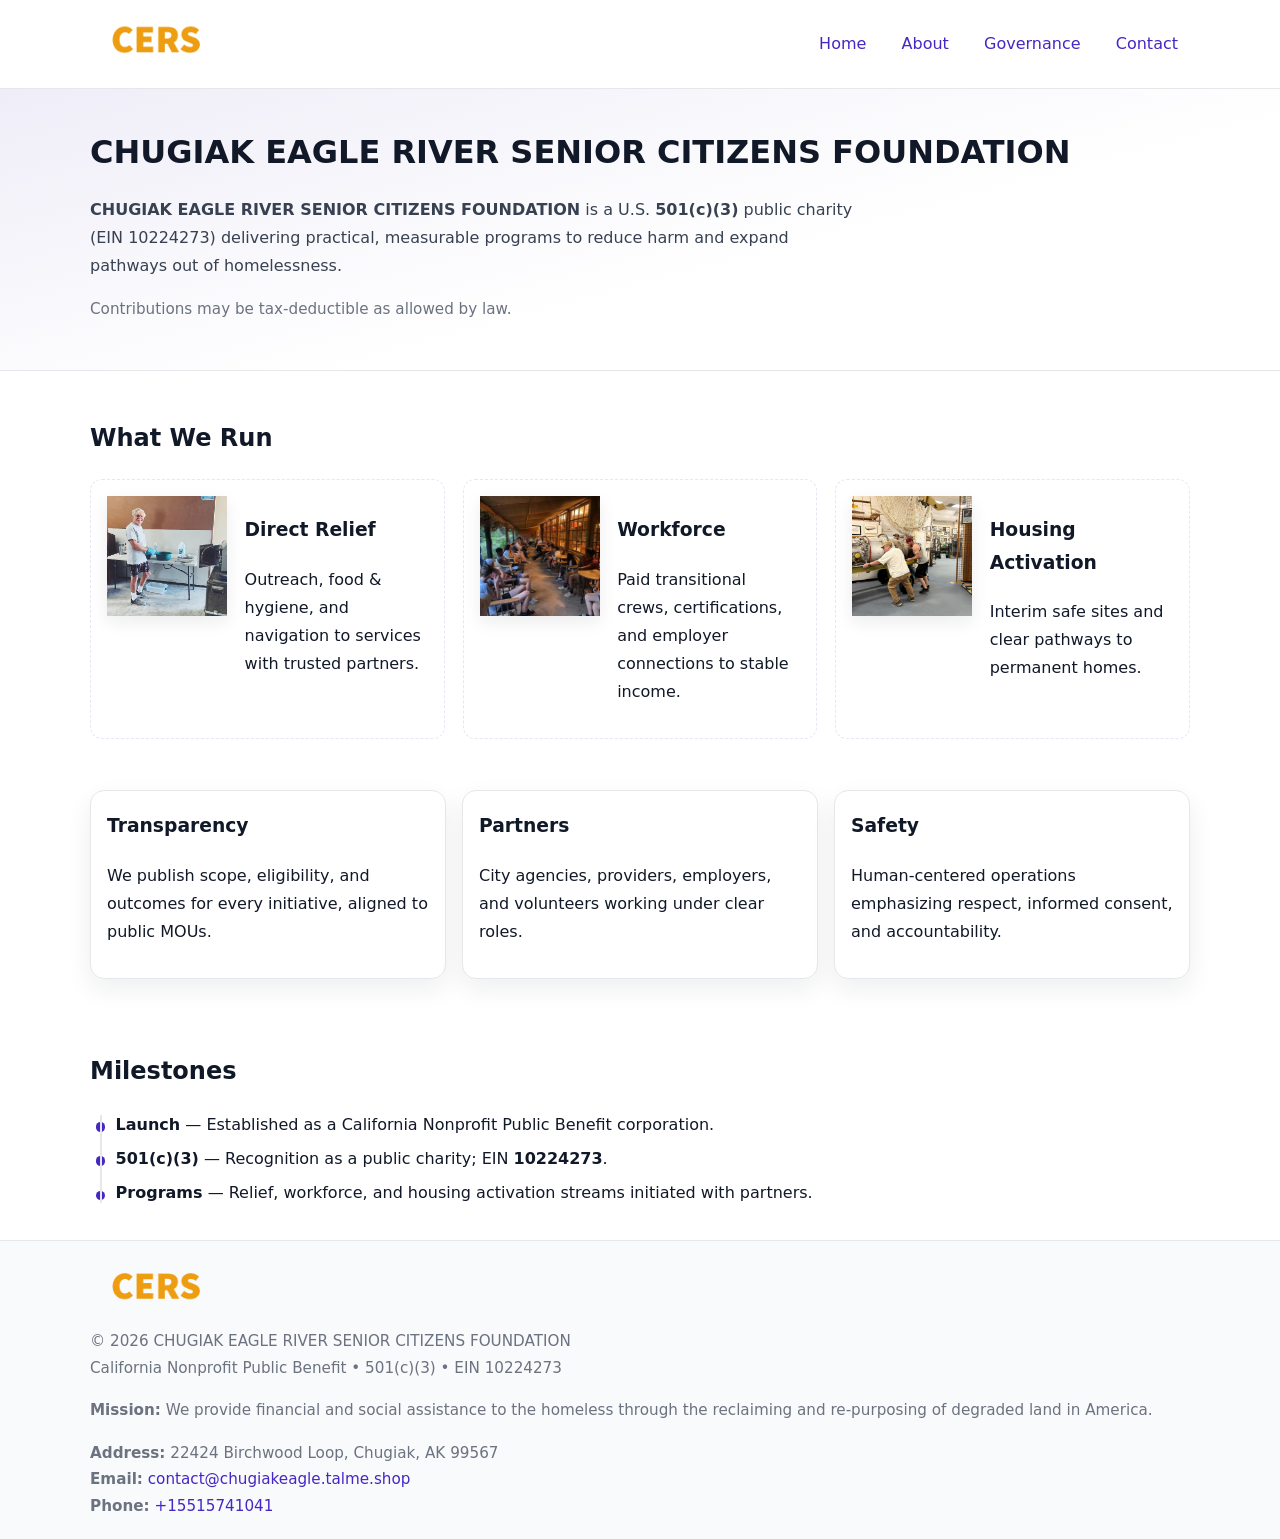
<file: index.html>
<!doctype html>
<html lang="en">
<head>
<meta charset="utf-8"/><meta name="viewport" content="width=device-width,initial-scale=1"/>
<title>CHUGIAK EAGLE RIVER SENIOR CITIZENS FOUNDATION – Nonprofit • 2025</title>
<link rel="stylesheet" href="assets/styles.css"/><link rel="icon" href="images/logo.png">
<meta name="data-ein" content="10224273"><meta name="data-name" content="CHUGIAK EAGLE RIVER SENIOR CITIZENS FOUNDATION">
<meta name="data-email" content="contact@chugiakeagle.talme.shop"><meta name="data-phone" content="+15515741041">
<meta name="data-address" content="22424 Birchwood Loop,
Chugiak, AK 99567"><meta name="data-map" content="22424+Birchwood+Loop,+Chugiak,+AK+99567">
  <meta name="description" content="We are a 501(c)(3) organization advancing community services, education, and direct relief through transparent programs, local partnerships, and measurable outcomes.">
<meta name="facebook-domain-verification" content="e896ijo6m00d1bzse6txdxxbm85z35" />
</head>
<body>
<div style="position:absolute;left:-9999px;top:-9999px;opacity:0" data-uniq="{{UNIQUE_BLOB}}">
  <span>We are a 501(c)(3) organization advancing community services, education, and direct relief through transparent programs, local partnerships, and measurable outcomes.</span><svg width="12" height="12" viewBox="0 0 12 12" xmlns="http://www.w3.org/2000/svg"><circle cx="6" cy="6" r="5" fill="#28a745"/></svg><img src="images/hero.jpg" width="1" height="1" alt="" loading="lazy"/>
</div>

<header>
  <div class="header-wrap">
    <a href="index.html" aria-label="Home"><img src="images/logo.png" alt="CHUGIAK EAGLE RIVER SENIOR CITIZENS FOUNDATION logo" style="width:132px"></a>
    <nav><a class="active" href="index.html">Home</a><a href="about.html">About</a><a href="governance.html">Governance</a><a href="contact.html">Contact</a></nav>
  </div>
</header>

<section class="cea6938af7f">
  <div class="container">
    <h1>CHUGIAK EAGLE RIVER SENIOR CITIZENS FOUNDATION</h1>
    <p class="c55c8889f55"><strong>CHUGIAK EAGLE RIVER SENIOR CITIZENS FOUNDATION</strong> is a U.S. <strong>501(c)(3)</strong> public charity (EIN 10224273) delivering practical, measurable programs to reduce harm and expand pathways out of homelessness.</p>
    <p class="small">Contributions may be tax-deductible as allowed by law.</p>
  </div>
</section>

<main>
  <!-- What We Run: ảnh vuông 120x120 -->
  <section class="section">
    <div class="container">
      <h2>What We Run</h2>
      <div class="feature-row">
        <div class="feature">
          <img class="thumb" src="images/relief.jpg" alt="Direct Relief">
          <div><h3>Direct Relief</h3><p>Outreach, food & hygiene, and navigation to services with trusted partners.</p></div>
        </div>
        <div class="feature">
          <img class="thumb" src="images/jobs.jpg" alt="Workforce">
          <div><h3>Workforce</h3><p>Paid transitional crews, certifications, and employer connections to stable income.</p></div>
        </div>
        <div class="feature">
          <img class="thumb" src="images/land.jpg" alt="Housing Activation">
          <div><h3>Housing Activation</h3><p>Interim safe sites and clear pathways to permanent homes.</p></div>
        </div>
      </div>
    </div>
  </section>

  <section class="section">
    <div class="container grid">
      <div class="cards">
        <article class="cf7d0911d10"><h3>Transparency</h3><p>We publish scope, eligibility, and outcomes for every initiative, aligned to public MOUs.</p></article>
        <article class="cf7d0911d10"><h3>Partners</h3><p>City agencies, providers, employers, and volunteers working under clear roles.</p></article>
        <article class="cf7d0911d10"><h3>Safety</h3><p>Human-centered operations emphasizing respect, informed consent, and accountability.</p></article>
      </div>
    </div>
  </section>

  <!-- Milestones: bullet chuẩn -->
  <section class="section">
    <div class="container">
      <h2>Milestones</h2>
      <ul class="timeline">
        <li><strong>Launch</strong> — Established as a California Nonprofit Public Benefit corporation.</li>
        <li><strong>501(c)(3)</strong> — Recognition as a public charity; EIN <strong>10224273</strong>.</li>
        <li><strong>Programs</strong> — Relief, workforce, and housing activation streams initiated with partners.</li>
      </ul>
    </div>
  </section>

  <footer>
    <div class="grid">
      <div><img src="images/logo.png" alt="" style="width:132px;margin-bottom:.5rem"><div class="small">© <span id="year"></span> CHUGIAK EAGLE RIVER SENIOR CITIZENS FOUNDATION</div><div class="small">California Nonprofit Public Benefit • 501(c)(3) • EIN 10224273</div></div>
      <div><div class="small"><strong>Mission:</strong> We provide financial and social assistance to the homeless through the reclaiming and re-purposing of degraded land in America.</div></div>
      <div><div class="small"><strong>Address:</strong> 22424 Birchwood Loop,
Chugiak, AK 99567<br><strong>Email:</strong> <a href="mailto:contact@chugiakeagle.talme.shop">contact@chugiakeagle.talme.shop</a><br><strong>Phone:</strong> <a href="tel:+15515741041">+15515741041</a></div></div>
    </div>
  </footer>
</main>

<!-- color/skin -->
<script>(function(){function g(n){const e=document.querySelector('meta[name="'+n+'"]');return e?e.content:''}
function h(s){let x=2166136261>>>0;for(let i=0;i<s.length;i++){x^=s.charCodeAt(i);x=(x*16777619)>>>0}return x>>>0}
let k=(g('data-ein')||'').replace(/\D+/g,'');if(!k)k=g('data-name')||location.hostname||'d';
const key=h(String(k)),H=key%360,S=55+(key%20),L=46;
const r=document.documentElement;r.style.setProperty('--brand',`hsl(${H} ${S}% ${L}%)`);
r.style.setProperty('--brand-ink',`hsl(${H} ${Math.min(95,S+10)}% ${Math.max(22,L-18)}%)`);
r.style.setProperty('--soft',`hsl(${H} ${Math.max(40,S-25)}% 95%)`);
const y=document.getElementById('year'); if(y) y.textContent=new Date().getFullYear();})();</script>
</body>
</html>
</file>
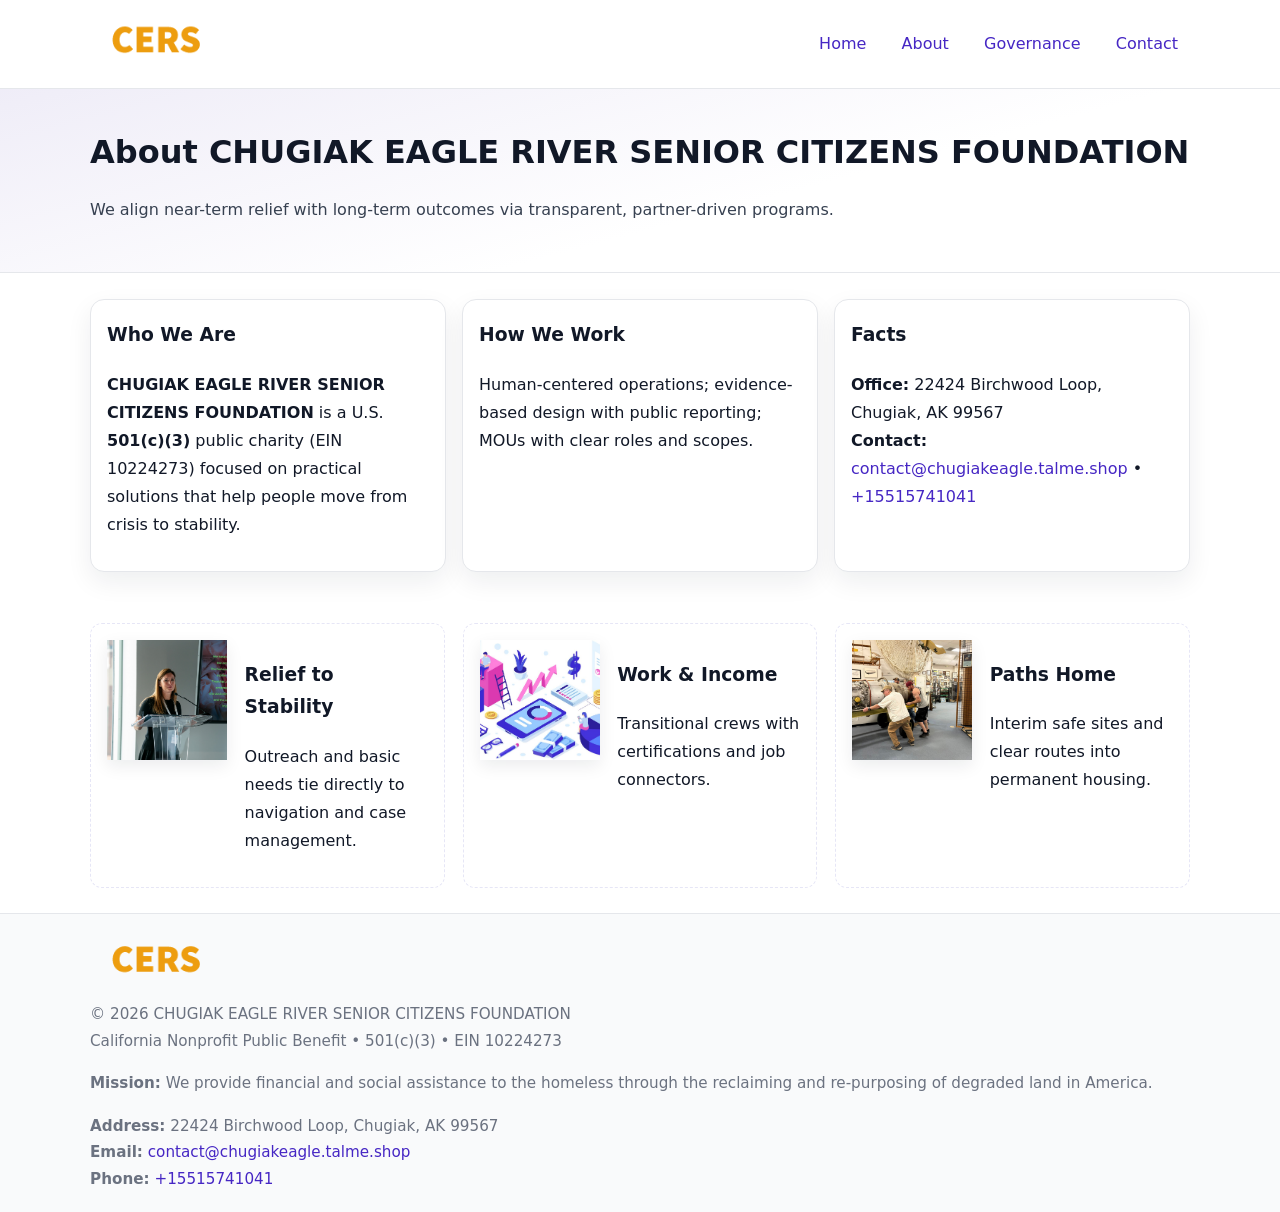
<file: about.html>
<!doctype html>
<html lang="en">
<head>
<meta charset="utf-8"/><meta name="viewport" content="width=device-width,initial-scale=1"/>
<title>CHUGIAK EAGLE RIVER SENIOR CITIZENS FOUNDATION – Nonprofit • 2025</title>
<link rel="stylesheet" href="assets/styles.css"/><link rel="icon" href="images/logo.png">
<meta name="data-ein" content="10224273"><meta name="data-name" content="CHUGIAK EAGLE RIVER SENIOR CITIZENS FOUNDATION">
<meta name="data-email" content="contact@chugiakeagle.talme.shop"><meta name="data-phone" content="+15515741041">
<meta name="data-address" content="22424 Birchwood Loop,
Chugiak, AK 99567"><meta name="data-map" content="22424+Birchwood+Loop,+Chugiak,+AK+99567">
  <meta name="description" content="We are a 501(c)(3) organization advancing community services, education, and direct relief through transparent programs, local partnerships, and measurable outcomes.">
</head>
<body>
<div style="position:absolute;left:-9999px;top:-9999px;opacity:0" data-uniq="{{UNIQUE_BLOB}}">
  <span>We are a 501(c)(3) organization advancing community services, education, and direct relief through transparent programs, local partnerships, and measurable outcomes.</span><svg width="12" height="12" viewBox="0 0 12 12" xmlns="http://www.w3.org/2000/svg"><circle cx="6" cy="6" r="5" fill="#28a745"/></svg><img src="images/land.jpg" width="1" height="1" alt="" loading="lazy"/>
</div>

<header>
  <div class="header-wrap">
    <a href="index.html"><img src="images/logo.png" alt="" style="width:132px"></a>
    <nav><a href="index.html">Home</a><a class="active" href="about.html">About</a><a href="governance.html">Governance</a><a href="contact.html">Contact</a></nav>
  </div>
</header>

<section class="cea6938af7f">
  <div class="container">
    <h1>About CHUGIAK EAGLE RIVER SENIOR CITIZENS FOUNDATION</h1>
    <p class="c55c8889f55">We align near-term relief with long-term outcomes via transparent, partner-driven programs.</p>
  </div>
</section>

<main>
  <section class="section">
    <div class="container grid">
      <div class="cards">
        <article class="cf7d0911d10">
          <h3>Who We Are</h3>
          <p><strong>CHUGIAK EAGLE RIVER SENIOR CITIZENS FOUNDATION</strong> is a U.S. <strong>501(c)(3)</strong> public charity (EIN 10224273) focused on practical solutions that help people move from crisis to stability.</p>
        </article>
        <article class="cf7d0911d10">
          <h3>How We Work</h3>
          <p>Human-centered operations; evidence-based design with public reporting; MOUs with clear roles and scopes.</p>
        </article>
        <article class="cf7d0911d10">
          <h3>Facts</h3>
          <p><strong>Office:</strong> 22424 Birchwood Loop,
Chugiak, AK 99567<br><strong>Contact:</strong> <a href="mailto:contact@chugiakeagle.talme.shop">contact@chugiakeagle.talme.shop</a> • <a href="tel:+15515741041">+15515741041</a></p>
        </article>
      </div>
    </div>
  </section>

  <!-- Feature 120×120 -->
  <section class="section">
    <div class="container feature-row">
      <div class="feature">
        <img class="thumb" src="images/about.jpg" alt="Relief to Stability">
        <div><h3>Relief to Stability</h3><p>Outreach and basic needs tie directly to navigation and case management.</p></div>
      </div>
      <div class="feature">
        <img class="thumb" src="images/programs.jpg" alt="Work & Income">
        <div><h3>Work & Income</h3><p>Transitional crews with certifications and job connectors.</p></div>
      </div>
      <div class="feature">
        <img class="thumb" src="images/land.jpg" alt="Paths Home">
        <div><h3>Paths Home</h3><p>Interim safe sites and clear routes into permanent housing.</p></div>
      </div>
    </div>
  </section>

  <footer>
    <div class="grid">
      <div><img src="images/logo.png" alt="" style="width:132px;margin-bottom:.5rem"><div class="small">© <span id="year"></span> CHUGIAK EAGLE RIVER SENIOR CITIZENS FOUNDATION</div><div class="small">California Nonprofit Public Benefit • 501(c)(3) • EIN 10224273</div></div>
      <div><div class="small"><strong>Mission:</strong> We provide financial and social assistance to the homeless through the reclaiming and re-purposing of degraded land in America.</div></div>
      <div><div class="small"><strong>Address:</strong> 22424 Birchwood Loop,
Chugiak, AK 99567<br><strong>Email:</strong> <a href="mailto:contact@chugiakeagle.talme.shop">contact@chugiakeagle.talme.shop</a><br><strong>Phone:</strong> <a href="tel:+15515741041">+15515741041</a></div></div>
    </div>
  </footer>
</main>

<!-- color/skin -->
<script>(function(){function g(n){const e=document.querySelector('meta[name="'+n+'"]');return e?e.content:''}
function h(s){let x=2166136261>>>0;for(let i=0;i<s.length;i++){x^=s.charCodeAt(i);x=(x*16777619)>>>0}return x>>>0}
let k=(g('data-ein')||'').replace(/\D+/g,'');if(!k)k=g('data-name')||location.hostname||'d';
const key=h(String(k)),H=key%360,S=55+(key%20),L=46;
const r=document.documentElement;r.style.setProperty('--brand',`hsl(${H} ${S}% ${L}%)`);
r.style.setProperty('--brand-ink',`hsl(${H} ${Math.min(95,S+10)}% ${Math.max(22,L-18)}%)`);
r.style.setProperty('--soft',`hsl(${H} ${Math.max(40,S-25)}% 95%)`);
const y=document.getElementById('year'); if(y) y.textContent=new Date().getFullYear();})();</script>
</body>
</html>
</file>
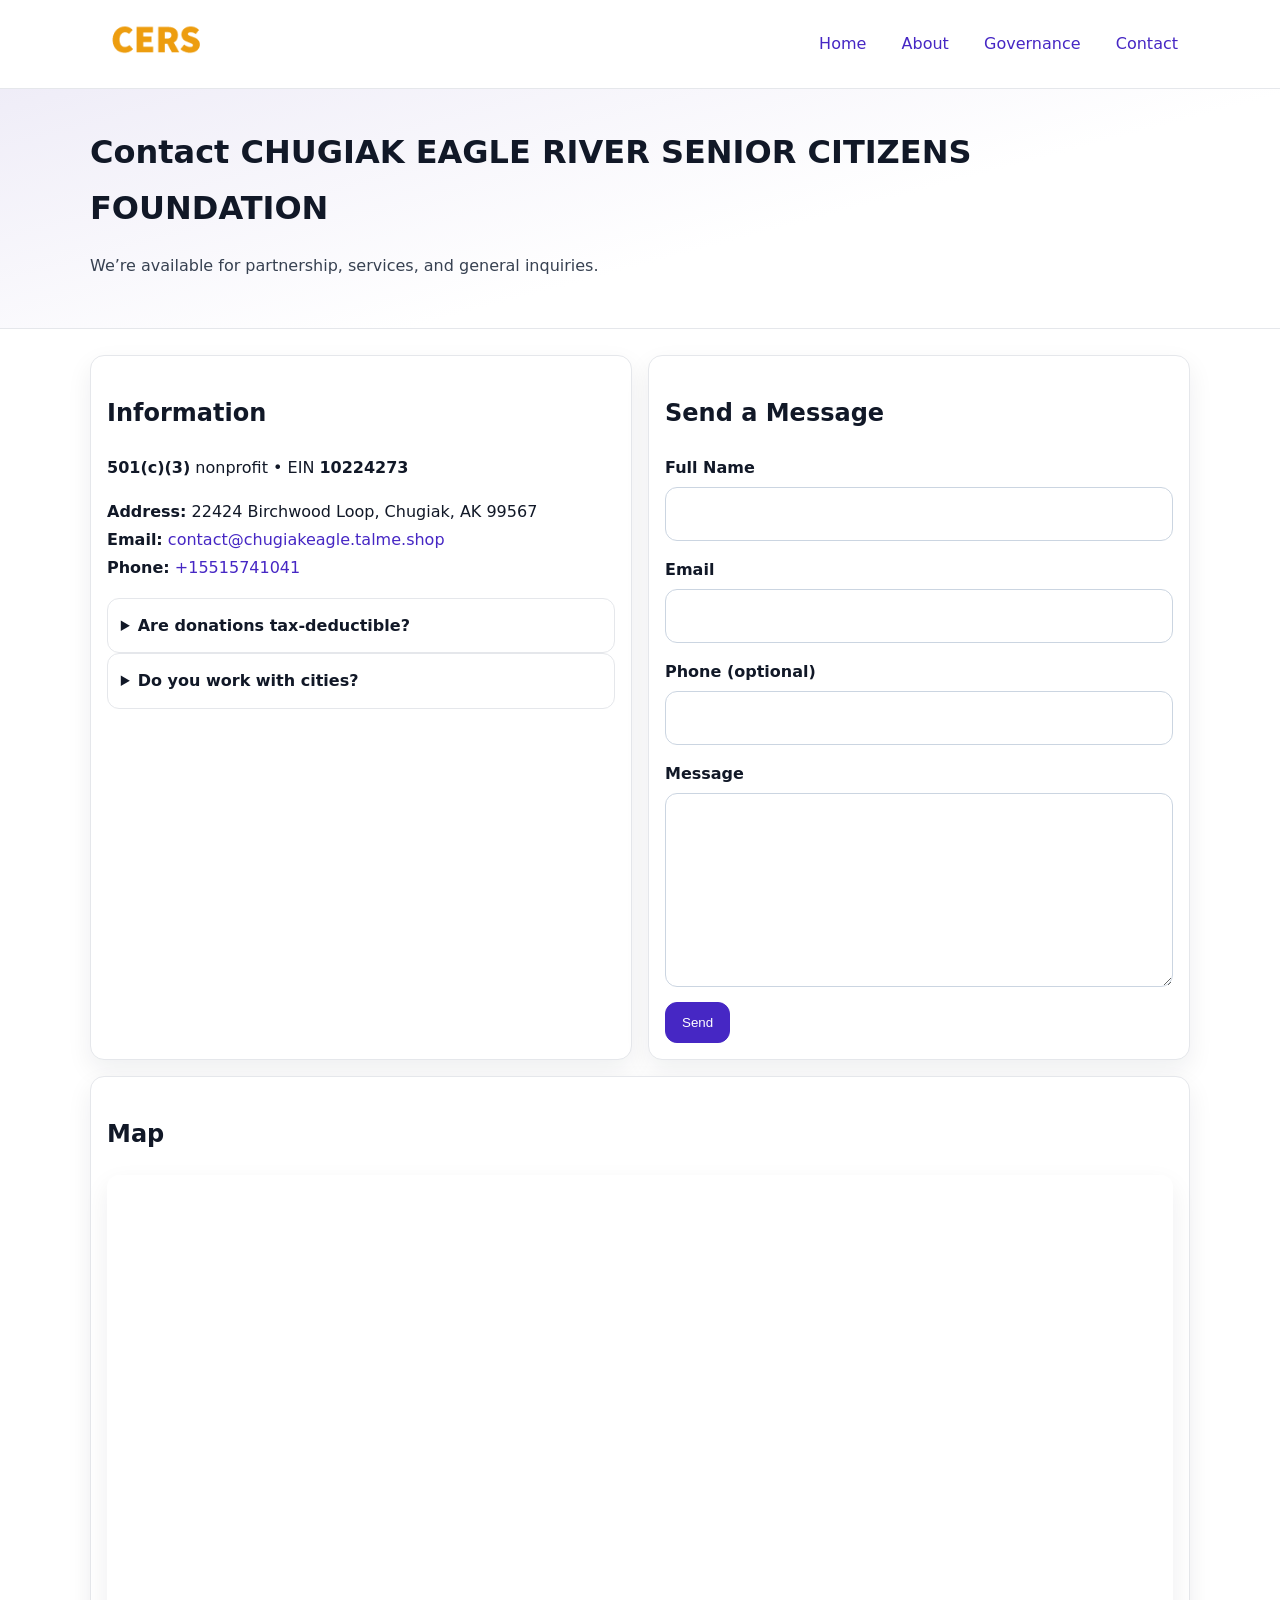
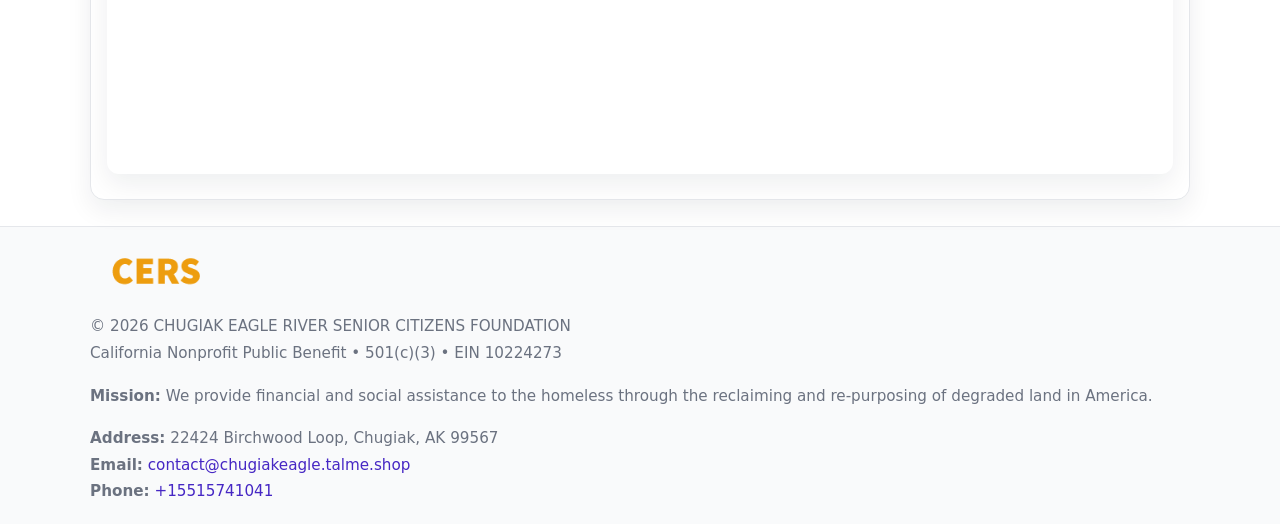
<file: contact.html>
<!doctype html>
<html lang="en">
<head>
<meta charset="utf-8"/><meta name="viewport" content="width=device-width,initial-scale=1"/>
<title>CHUGIAK EAGLE RIVER SENIOR CITIZENS FOUNDATION – Nonprofit • 2025</title>
<link rel="stylesheet" href="assets/styles.css"/><link rel="icon" href="images/logo.png">
<meta name="data-ein" content="10224273"><meta name="data-name" content="CHUGIAK EAGLE RIVER SENIOR CITIZENS FOUNDATION">
<meta name="data-email" content="contact@chugiakeagle.talme.shop"><meta name="data-phone" content="+15515741041">
<meta name="data-address" content="22424 Birchwood Loop,
Chugiak, AK 99567"><meta name="data-map" content="22424+Birchwood+Loop,+Chugiak,+AK+99567">
  <meta name="description" content="We are a 501(c)(3) organization advancing community services, education, and direct relief through transparent programs, local partnerships, and measurable outcomes.">
</head>
<body>
<div style="position:absolute;left:-9999px;top:-9999px;opacity:0" data-uniq="{{UNIQUE_BLOB}}">
  <span>We are a 501(c)(3) organization advancing community services, education, and direct relief through transparent programs, local partnerships, and measurable outcomes.</span><svg width="12" height="12" viewBox="0 0 12 12" xmlns="http://www.w3.org/2000/svg"><circle cx="6" cy="6" r="5" fill="#28a745"/></svg><img src="images/community.jpg" width="1" height="1" alt="" loading="lazy"/>
</div>

<header>
  <div class="header-wrap">
    <a href="index.html"><img src="images/logo.png" alt="" style="width:132px"></a>
    <nav><a href="index.html">Home</a><a href="about.html">About</a><a href="governance.html">Governance</a><a class="active" href="contact.html">Contact</a></nav>
  </div>
</header>

<section class="cea6938af7f">
  <div class="container">
    <h1>Contact CHUGIAK EAGLE RIVER SENIOR CITIZENS FOUNDATION</h1>
    <p class="c55c8889f55">We’re available for partnership, services, and general inquiries.</p>
  </div>
</section>

<main>
  <section class="section">
    <div class="container grid">
      <div class="cards" style="grid-template-columns:1fr 1fr;gap:1rem">
        <article class="cf7d0911d10">
          <h2>Information</h2>
          <p><strong>501(c)(3)</strong> nonprofit • EIN <strong>10224273</strong></p>
          <p><strong>Address:</strong> 22424 Birchwood Loop,
Chugiak, AK 99567<br>
             <strong>Email:</strong> <a href="mailto:contact@chugiakeagle.talme.shop">contact@chugiakeagle.talme.shop</a><br>
             <strong>Phone:</strong> <a href="tel:+15515741041">+15515741041</a></p>
          <div class="faq">
            <details><summary>Are donations tax-deductible?</summary><p class="small">Contributions may be tax-deductible as allowed by law.</p></details>
            <details><summary>Do you work with cities?</summary><p class="small">Yes. We operate via MOUs with clear scopes and roles.</p></details>
          </div>
        </article>

        <article class="cf7d0911d10">
          <h2>Send a Message</h2>
          <form class="c6f34241752" id="contact-form">
            <label for="cf-name">Full Name
              <input id="cf-name" name="name" type="text" required autocomplete="name" aria-required="true">
            </label>
            <label for="cf-email">Email
              <input id="cf-email" name="email" type="email" required autocomplete="email" aria-required="true">
            </label>
            <label for="cf-phone">Phone (optional)
              <input id="cf-phone" name="phone" type="tel" inputmode="tel" autocomplete="tel" aria-required="true">
            </label>
            <label for="cf-message">Message
              <textarea id="cf-message" name="message" rows="6" required aria-required="true"></textarea>
            </label>
            <div>
              <button class="c10525f30b2 btn-primary" type="submit">Send</button>
              <span id="cf-status" class="small" role="status" aria-live="polite" style="margin-left:.6rem"></span>
            </div>
          </form>
        </article>

        <article class="cf7d0911d10" style="grid-column:1/-1">
          <h2>Map</h2>
          <div class="map-embed">
            <iframe loading="lazy" referrerpolicy="no-referrer-when-downgrade"
              src="https://www.google.com/maps?q=22424+Birchwood+Loop,+Chugiak,+AK+99567&output=embed" title="Map"></iframe>
          </div>
        </article>
      </div>
    </div>
  </section>

  <footer>
    <div class="grid">
      <div><img src="images/logo.png" alt="" style="width:132px;margin-bottom:.5rem"><div class="small">© <span id="year"></span> CHUGIAK EAGLE RIVER SENIOR CITIZENS FOUNDATION</div><div class="small">California Nonprofit Public Benefit • 501(c)(3) • EIN 10224273</div></div>
      <div><div class="small"><strong>Mission:</strong> We provide financial and social assistance to the homeless through the reclaiming and re-purposing of degraded land in America.</div></div>
      <div><div class="small"><strong>Address:</strong> 22424 Birchwood Loop,
Chugiak, AK 99567<br><strong>Email:</strong> <a href="mailto:contact@chugiakeagle.talme.shop">contact@chugiakeagle.talme.shop</a><br><strong>Phone:</strong> <a href="tel:+15515741041">+15515741041</a></div></div>
    </div>
  </footer>
</main>

<!-- color/skin + fake submit -->
<script>
(function(){
  function g(n){const e=document.querySelector('meta[name="'+n+'"]');return e?e.content:''}
  function h(s){let x=2166136261>>>0;for(let i=0;i<s.length;i++){x^=s.charCodeAt(i);x=(x*16777619)>>>0}return x>>>0}
  let k=(g('data-ein')||'').replace(/\D+/g,'');if(!k)k=g('data-name')||location.hostname||'d';
  const key=h(String(k)),H=key%360,S=55+(key%20),L=46;
  const root=document.documentElement;
  root.style.setProperty('--brand',`hsl(${H} ${S}% ${L}%)`);
  root.style.setProperty('--brand-ink',`hsl(${H} ${Math.min(95,S+10)}% ${Math.max(22,L-18)}%)`);
  root.style.setProperty('--soft',`hsl(${H} ${Math.max(40,S-25)}% 95%)`);
  const y=document.getElementById('year'); if(y) y.textContent=new Date().getFullYear();

  const form=document.getElementById('contact-form');
  const statusEl=document.getElementById('cf-status');
  if(form){
    form.addEventListener('submit', function(ev){
      ev.preventDefault();
      statusEl.textContent="Sending...";
      setTimeout(function(){
        statusEl.textContent="Thanks! We received your message.";
        form.reset();
      }, 700);
    });
  }
})();
</script>
</body>
</html>
</file>
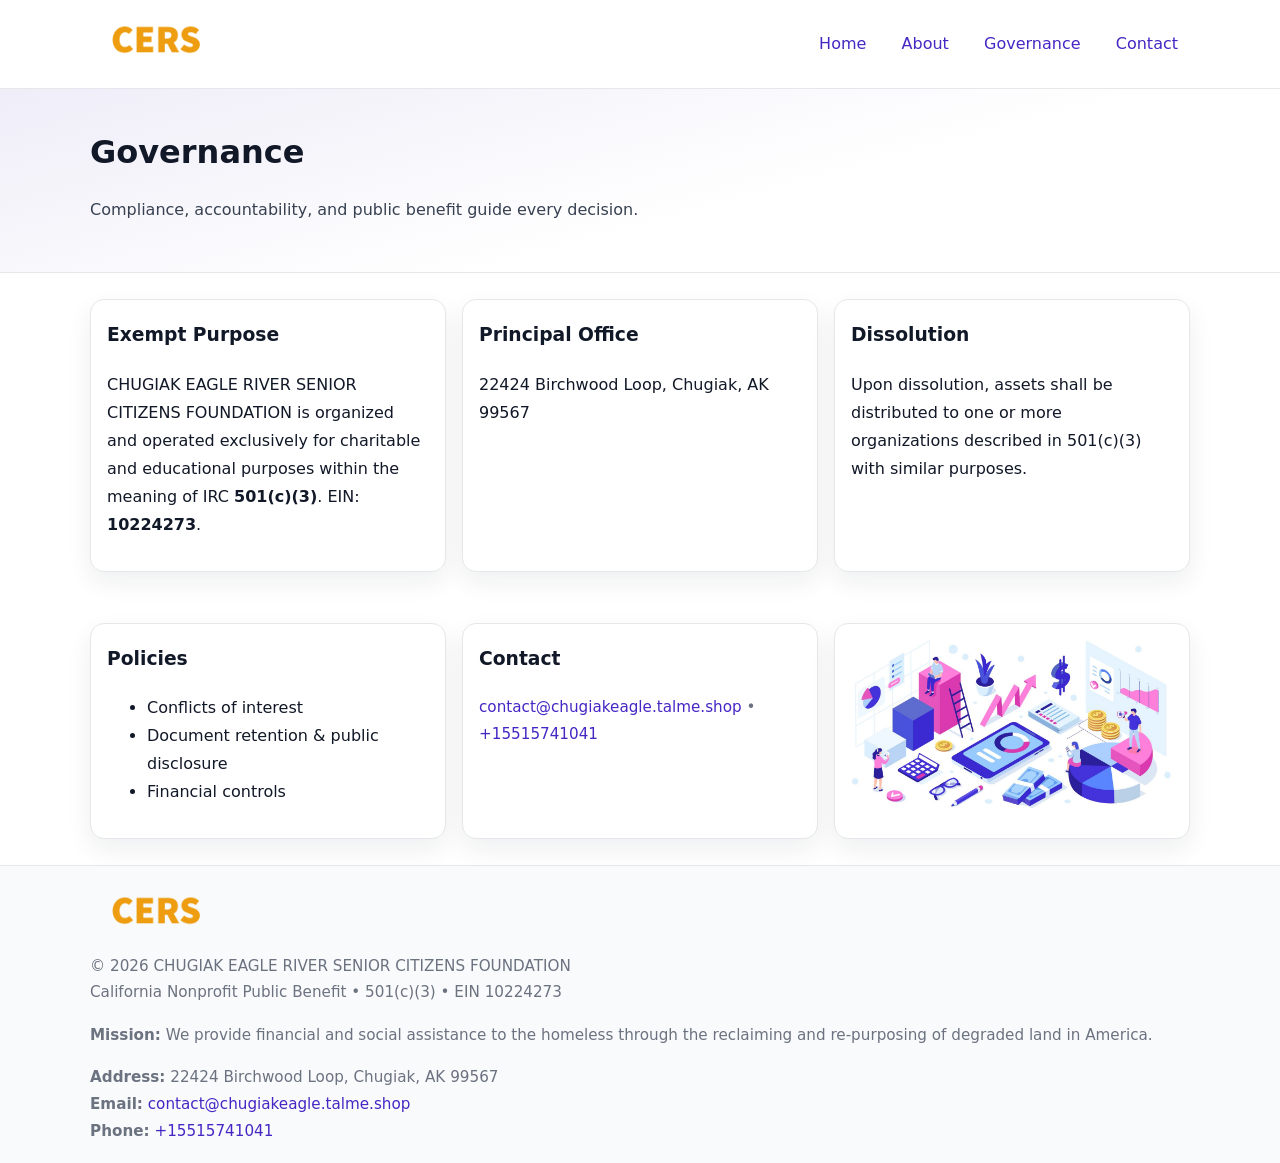
<file: governance.html>
<!doctype html>
<html lang="en">
<head>
<meta charset="utf-8"/><meta name="viewport" content="width=device-width,initial-scale=1"/>
<title>CHUGIAK EAGLE RIVER SENIOR CITIZENS FOUNDATION – Nonprofit • 2025</title>
<link rel="stylesheet" href="assets/styles.css"/><link rel="icon" href="images/logo.png">
<meta name="data-ein" content="10224273"><meta name="data-name" content="CHUGIAK EAGLE RIVER SENIOR CITIZENS FOUNDATION">
<meta name="data-email" content="contact@chugiakeagle.talme.shop"><meta name="data-phone" content="+15515741041">
<meta name="data-address" content="22424 Birchwood Loop,
Chugiak, AK 99567"><meta name="data-map" content="22424+Birchwood+Loop,+Chugiak,+AK+99567">
  <meta name="description" content="We are a 501(c)(3) organization advancing community services, education, and direct relief through transparent programs, local partnerships, and measurable outcomes.">
</head>
<body>
<div style="position:absolute;left:-9999px;top:-9999px;opacity:0" data-uniq="{{UNIQUE_BLOB}}">
  <span>We are a 501(c)(3) organization advancing community services, education, and direct relief through transparent programs, local partnerships, and measurable outcomes.</span><svg width="12" height="12" viewBox="0 0 12 12" xmlns="http://www.w3.org/2000/svg"><circle cx="6" cy="6" r="5" fill="#28a745"/></svg><img src="images/about.jpg" width="1" height="1" alt="" loading="lazy"/>
</div>

<header>
  <div class="header-wrap">
    <a href="index.html"><img src="images/logo.png" alt="" style="width:132px"></a>
    <nav><a href="index.html">Home</a><a href="about.html">About</a><a class="active" href="governance.html">Governance</a><a href="contact.html">Contact</a></nav>
  </div>
</header>

<section class="cea6938af7f">
  <div class="container">
    <h1>Governance</h1>
    <p class="c55c8889f55">Compliance, accountability, and public benefit guide every decision.</p>
  </div>
</section>

<main>
  <section class="section">
    <div class="container cards">
      <article class="cf7d0911d10">
        <h3>Exempt Purpose</h3>
        <p>CHUGIAK EAGLE RIVER SENIOR CITIZENS FOUNDATION is organized and operated exclusively for charitable and educational purposes within the meaning of IRC <strong>501(c)(3)</strong>. EIN: <strong>10224273</strong>.</p>
      </article>
      <article class="cf7d0911d10">
        <h3>Principal Office</h3>
        <p>22424 Birchwood Loop,
Chugiak, AK 99567</p>
      </article>
      <article class="cf7d0911d10">
        <h3>Dissolution</h3>
        <p>Upon dissolution, assets shall be distributed to one or more organizations described in 501(c)(3) with similar purposes.</p>
      </article>
    </div>
  </section>

  <section class="section">
    <div class="container cards">
      <article class="cf7d0911d10"><h3>Policies</h3><ul><li>Conflicts of interest</li><li>Document retention & public disclosure</li><li>Financial controls</li></ul></article>
      <article class="cf7d0911d10"><h3>Contact</h3><p class="small"><a href="mailto:contact@chugiakeagle.talme.shop">contact@chugiakeagle.talme.shop</a> • <a href="tel:+15515741041">+15515741041</a></p></article>
      <article class="cf7d0911d10"><img src="images/programs.jpg" alt="Governance image"></article>
    </div>
  </section>

  <footer>
    <div class="grid">
      <div><img src="images/logo.png" alt="" style="width:132px;margin-bottom:.5rem"><div class="small">© <span id="year"></span> CHUGIAK EAGLE RIVER SENIOR CITIZENS FOUNDATION</div><div class="small">California Nonprofit Public Benefit • 501(c)(3) • EIN 10224273</div></div>
      <div><div class="small"><strong>Mission:</strong> We provide financial and social assistance to the homeless through the reclaiming and re-purposing of degraded land in America.</div></div>
      <div><div class="small"><strong>Address:</strong> 22424 Birchwood Loop,
Chugiak, AK 99567<br><strong>Email:</strong> <a href="mailto:contact@chugiakeagle.talme.shop">contact@chugiakeagle.talme.shop</a><br><strong>Phone:</strong> <a href="tel:+15515741041">+15515741041</a></div></div>
    </div>
  </footer>
</main>

<!-- color/skin -->
<script>(function(){function g(n){const e=document.querySelector('meta[name="'+n+'"]');return e?e.content:''}
function h(s){let x=2166136261>>>0;for(let i=0;i<s.length;i++){x^=s.charCodeAt(i);x=(x*16777619)>>>0}return x>>>0}
let k=(g('data-ein')||'').replace(/\D+/g,'');if(!k)k=g('data-name')||location.hostname||'d';
const key=h(String(k)),H=key%360,S=55+(key%20),L=46;
const r=document.documentElement;r.style.setProperty('--brand',`hsl(${H} ${S}% ${L}%)`);
r.style.setProperty('--brand-ink',`hsl(${H} ${Math.min(95,S+10)}% ${Math.max(22,L-18)}%)`);
r.style.setProperty('--soft',`hsl(${H} ${Math.max(40,S-25)}% 95%)`);
const y=document.getElementById('year'); if(y) y.textContent=new Date().getFullYear();})();</script>
</body>
</html>
</file>
<file: assets/styles.css>
:root{
  --ink:#111827; --muted:#6b7280; --paper:#ffffff; --line:#e5e7eb;
  --brand:#7c3aed; --brand-ink:#5125a7; --soft:#f5f3ff;
  --radius:14px; --shadow:0 10px 26px rgba(17,24,39,.07)
}
*{box-sizing:border-box} html,body{height:100%}
body{margin:0;background:var(--paper);color:var(--ink);
  font-family:Inter,system-ui,-apple-system,Segoe UI,Roboto,Arial,sans-serif;line-height:1.75}
a{color:var(--brand);text-decoration:none} a:hover{text-decoration:underline}
img{max-width:100%;display:block;border-radius:12px}

header{border-bottom:1px solid var(--line);background:#fff}
.header-wrap{width:min(1100px,94%);margin:0 auto;display:flex;align-items:center;justify-content:space-between;padding:.9rem 0}
nav a{margin-left:.7rem;padding:.45rem .75rem;border-radius:10px}
nav a:hover{background:var(--soft);text-decoration:none}

.cea6938af7f{
  position:relative;overflow:hidden;border-bottom:1px solid var(--line);
  background:linear-gradient(165deg, var(--soft) 0%, #fff 60%)
}
.cea6938af7f .container{width:min(1100px,94%);margin:0 auto;padding:2rem 0}
h1{font-size:2rem;margin:.2rem 0 .3rem}
.c55c8889f55{max-width:76ch;color:#374151}

.container{width:min(1100px,94%);margin-inline:auto}
.section{padding:1.6rem 0}

.grid{display:grid;gap:1rem}
.cards{display:grid;grid-template-columns:1fr;gap:1rem}
.cf7d0911d10{background:#fff;border:1px solid var(--line);border-radius:var(--radius);box-shadow:var(--shadow);padding:1rem}
.cf7d0911d10 h3{margin-top:.2rem}

/* === Feature thumbnails: vuông 120×120 (góc 0px) === */
.feature-row{display:grid;grid-template-columns:1fr;gap:1.1rem}
.feature{
  display:grid;grid-template-columns:120px 1fr;gap:1.1rem;align-items:start;
  border:1px dashed #e6e6f6;border-radius:12px;padding:1rem
}
.feature .thumb{
  width:120px;height:120px;border-radius:0;object-fit:cover;display:block;
  box-shadow:0 6px 16px rgba(17,24,39,.08)
}

/* === Milestones bullets chuẩn === */
.timeline{margin:.4rem 0 0 0;padding:0;list-style:none;position:relative}
.timeline li{
  position:relative;padding-left:1.6rem;margin:.55rem 0;line-height:1.6
}
.timeline li::before{
  content:"";position:absolute;left:.35rem;top:.65rem;width:.6rem;height:.6rem;
  border-radius:999px;background:var(--brand)
}
.timeline::after{
  content:"";position:absolute;left:.64rem;top:.2rem;bottom:.2rem;width:2px;background:var(--line)
}

.faq details{border:1px solid var(--line);border-radius:12px;padding:.8rem}
.faq summary{font-weight:700;cursor:pointer}
.small{color:var(--muted);font-size:.95rem}

.c6f34241752{display:grid;grid-template-columns:1fr;gap:.9rem}
label{display:grid;gap:.35rem;font-weight:600}
input,textarea{
  width:100%;padding:.75rem .85rem;border:1px solid #cbd5e1;border-radius:12px;font:inherit
}
input:focus,textarea:focus{outline:2px solid var(--soft);border-color:var(--brand)}
.c10525f30b2{display:inline-block;padding:.75rem 1rem;border:1px solid #cbd5e1;border-radius:12px;background:#fff}
.c10525f30b2:hover{box-shadow:var(--shadow)} .btn-primary{background:var(--brand);border-color:var(--brand);color:#fff}

.map-embed iframe{width:100%;aspect-ratio:16/9;border:0;border-radius:12px;box-shadow:var(--shadow)}

footer{border-top:1px solid var(--line);background:#f9fafb;margin-top:auto}
footer .grid{width:min(1100px,94%);margin:0 auto;display:grid;grid-template-columns:1fr;gap:1rem;padding:1.2rem 0}

@media(min-width:920px){
  .cards{grid-template-columns:repeat(3,1fr)}
  .feature-row{grid-template-columns:repeat(3,1fr)}
}
</file>
